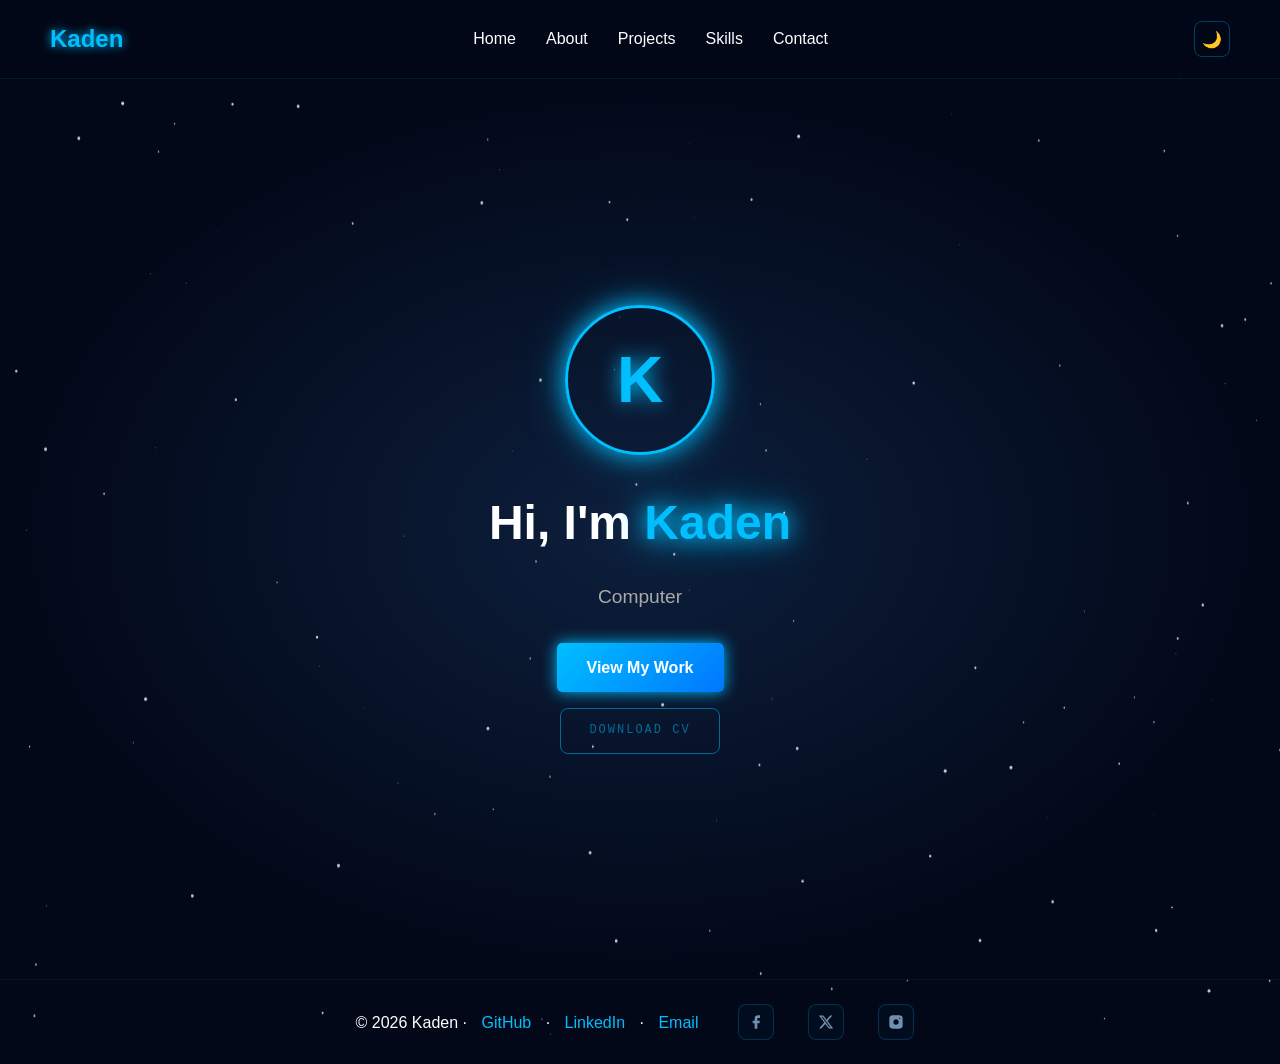
<file: index.html>
<!DOCTYPE html>
<html lang="en">
    <head> 
        <meta charset="UTF-8">
        <meta name="viewport" content="width=device-width, initial-scale=1.0">
        <title>Kade's Portfolio</title>
        <link rel="stylesheet" href="style.css">
    </head>
    <body>
        <nav>
            <div class="nav-logo">Kaden</div>
            <ul class="nav-links">
                <li><a href="index.html">Home</a></li>
                <li><a href="about.html">About</a></li>
                <li><a href="projects.html">Projects</a></li>
                <li><a href="skills.html">Skills</a></li>
                <li><a href="contact.html">Contact</a></li>
            </ul>
            <button class="theme-toggle" id="theme-toggle" title="Toggle light/dark mode">🌙</button>
        </nav>

        <section id="hero">
            <div class="avatar">
    <span>K</span>
</div>
            <h1>Hi, I'm <span class="highlight">Kaden</span></h1>
            <p>Computer Science Student, Aspiring Developer</p>
            <a href="projects.html" class="btn">View My Work</a>
            <a href="#" class="btn-resume" id="resume-btn" title="CV coming soon">Download CV</a>
        </section>
        <footer>
  <p>© 2026 Kaden · <a href="https://github.com/Kades321">GitHub</a> · <a href="https://www.linkedin.com/in/kaden-kho-925a362b1/">LinkedIn</a> · <a href="mailto:kadenkho@gmail.com">Email</a></p>
  <div class="social-links">
    <a href="https://www.facebook.com/kaden.kho.5/" target="_blank" title="Facebook" rel="noopener">
      <svg viewBox="0 0 24 24"><path d="M18 2h-3a5 5 0 0 0-5 5v3H7v4h3v8h4v-8h3l1-4h-4V7a1 1 0 0 1 1-1h3z"/></svg>
    </a>
    <a href="https://x.com/KadenKho" target="_blank" title="X / Twitter" rel="noopener">
      <svg viewBox="0 0 24 24"><path d="M18.244 2.25h3.308l-7.227 8.26 8.502 11.24H16.17l-5.214-6.817L4.99 21.75H1.68l7.73-8.835L1.254 2.25H8.08l4.713 6.231zm-1.161 17.52h1.833L7.084 4.126H5.117z"/></svg>
    </a>
    <a href="https://www.instagram.com/kaaaaades/" target="_blank" title="Instagram" rel="noopener">
      <svg viewBox="0 0 24 24"><rect x="2" y="2" width="20" height="20" rx="5" ry="5"/><path d="M16 11.37A4 4 0 1 1 12.63 8 4 4 0 0 1 16 11.37z" style="fill:#020818"/><line x1="17.5" y1="6.5" x2="17.51" y2="6.5" style="stroke:#020818;stroke-width:2;stroke-linecap:round"/></svg>
    </a>
  </div>
</footer>
        <script src="script.js"></script>
    </body>
</html>
</file>
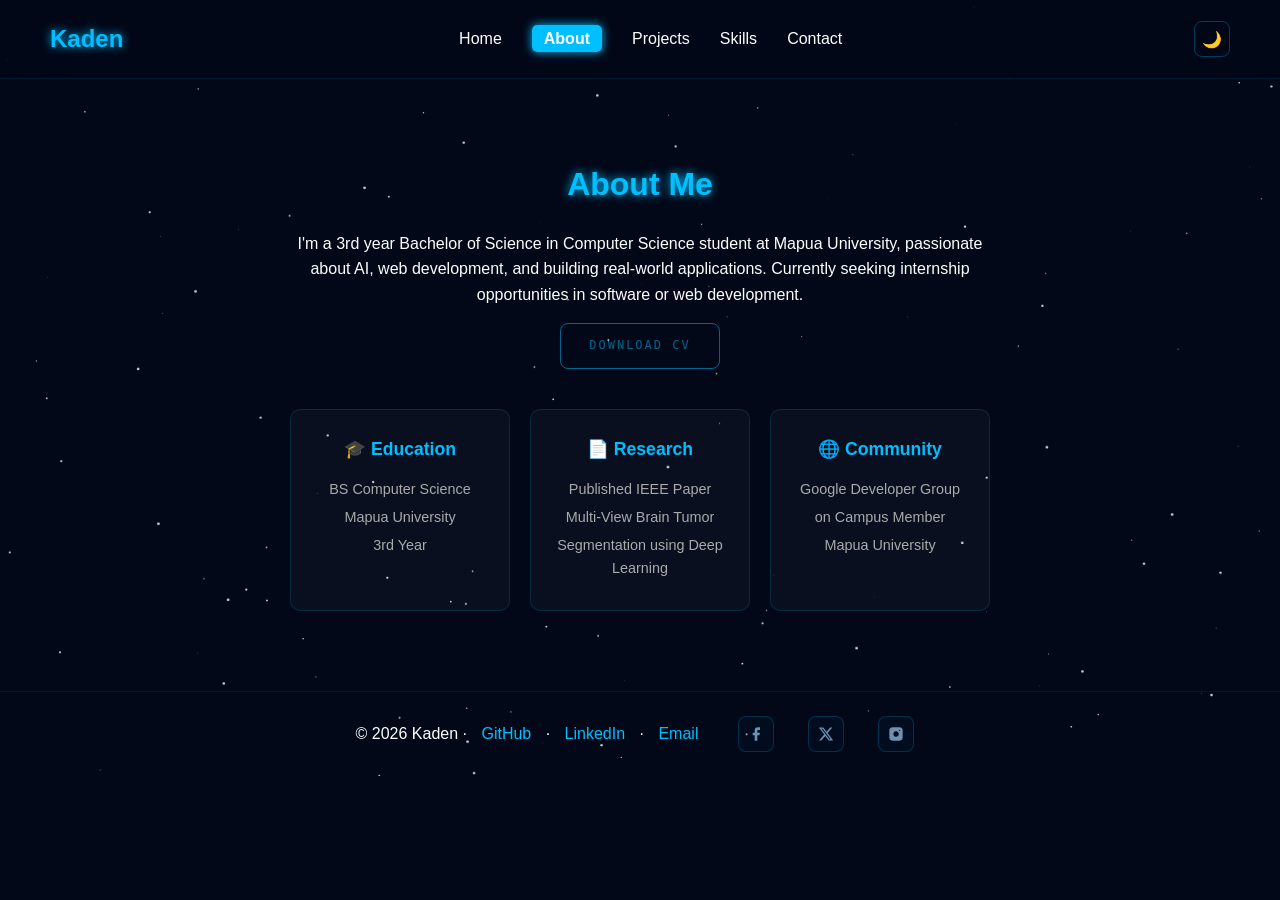
<file: about.html>
<!DOCTYPE html>
<html lang="en">
    <head>
        <meta charset="UTF-8">
        <meta name="viewport" content="width=device-width, initial-scale=1.0">
        <title>About - Kaden</title>
        <link rel="stylesheet" href="style.css">
    </head>
    <body>
        <nav>
  <div class="nav-logo">Kaden</div>
  <ul class="nav-links">
    <li><a href="index.html">Home</a></li>
    <li><a href="about.html" class="active">About</a></li>
    <li><a href="projects.html">Projects</a></li>
    <li><a href="skills.html">Skills</a></li>
    <li><a href="contact.html">Contact</a></li>
  </ul>
  <button class="theme-toggle" id="theme-toggle" title="Toggle light/dark mode">🌙</button>
</nav>

        <section id="about">
            <h2>About Me</h2>
            <p>I'm a 3rd year Bachelor of Science in Computer Science student at Mapua University, passionate about AI, web development, and building real-world applications. Currently seeking internship opportunities in software or web development.</p>
            <!-- ↓ CV button added here, right after the intro paragraph -->
            <a href="#" class="btn-resume" id="resume-btn" title="CV coming soon">Download CV</a>
            <div class="about-cards">
                <div class="about-card">
                    <h3>🎓 Education</h3>
                    <p>BS Computer Science</p>
                    <p>Mapua University</p>
                    <p>3rd Year</p>
                </div>
                <div class="about-card">
                    <h3>📄 Research</h3>
                    <p>Published IEEE Paper</p>
                    <p>Multi-View Brain Tumor</p>
                    <p>Segmentation using Deep Learning</p>
                </div>
                <div class="about-card">
                    <h3>🌐 Community</h3>
                    <p>Google Developer Group</p>
                    <p>on Campus Member</p>
                    <p>Mapua University</p>
                </div>
            </div>
        </section>

        <footer>
            <p>© 2026 Kaden · <a href="https://github.com/Kades321">GitHub</a> · <a href="https://www.linkedin.com/in/kaden-kho-925a362b1/">LinkedIn</a> · <a href="mailto:kadenkho@gmail.com">Email</a></p>
            <div class="social-links">
                <a href="https://www.facebook.com/kaden.kho.5/" target="_blank" title="Facebook" rel="noopener">
                    <svg viewBox="0 0 24 24"><path d="M18 2h-3a5 5 0 0 0-5 5v3H7v4h3v8h4v-8h3l1-4h-4V7a1 1 0 0 1 1-1h3z"/></svg>
                </a>
                <a href="https://x.com/KadenKho" target="_blank" title="X / Twitter" rel="noopener">
                    <svg viewBox="0 0 24 24"><path d="M18.244 2.25h3.308l-7.227 8.26 8.502 11.24H16.17l-5.214-6.817L4.99 21.75H1.68l7.73-8.835L1.254 2.25H8.08l4.713 6.231zm-1.161 17.52h1.833L7.084 4.126H5.117z"/></svg>
                </a>
                <a href="https://www.instagram.com/kaaaaades/" target="_blank" title="Instagram" rel="noopener">
                    <svg viewBox="0 0 24 24"><rect x="2" y="2" width="20" height="20" rx="5" ry="5"/><path d="M16 11.37A4 4 0 1 1 12.63 8 4 4 0 0 1 16 11.37z" style="fill:#020818"/><line x1="17.5" y1="6.5" x2="17.51" y2="6.5" style="stroke:#020818;stroke-width:2;stroke-linecap:round"/></svg>
                </a>
            </div>
        </footer>

        <script src="script.js"></script>
    </body>
</html>
</file>
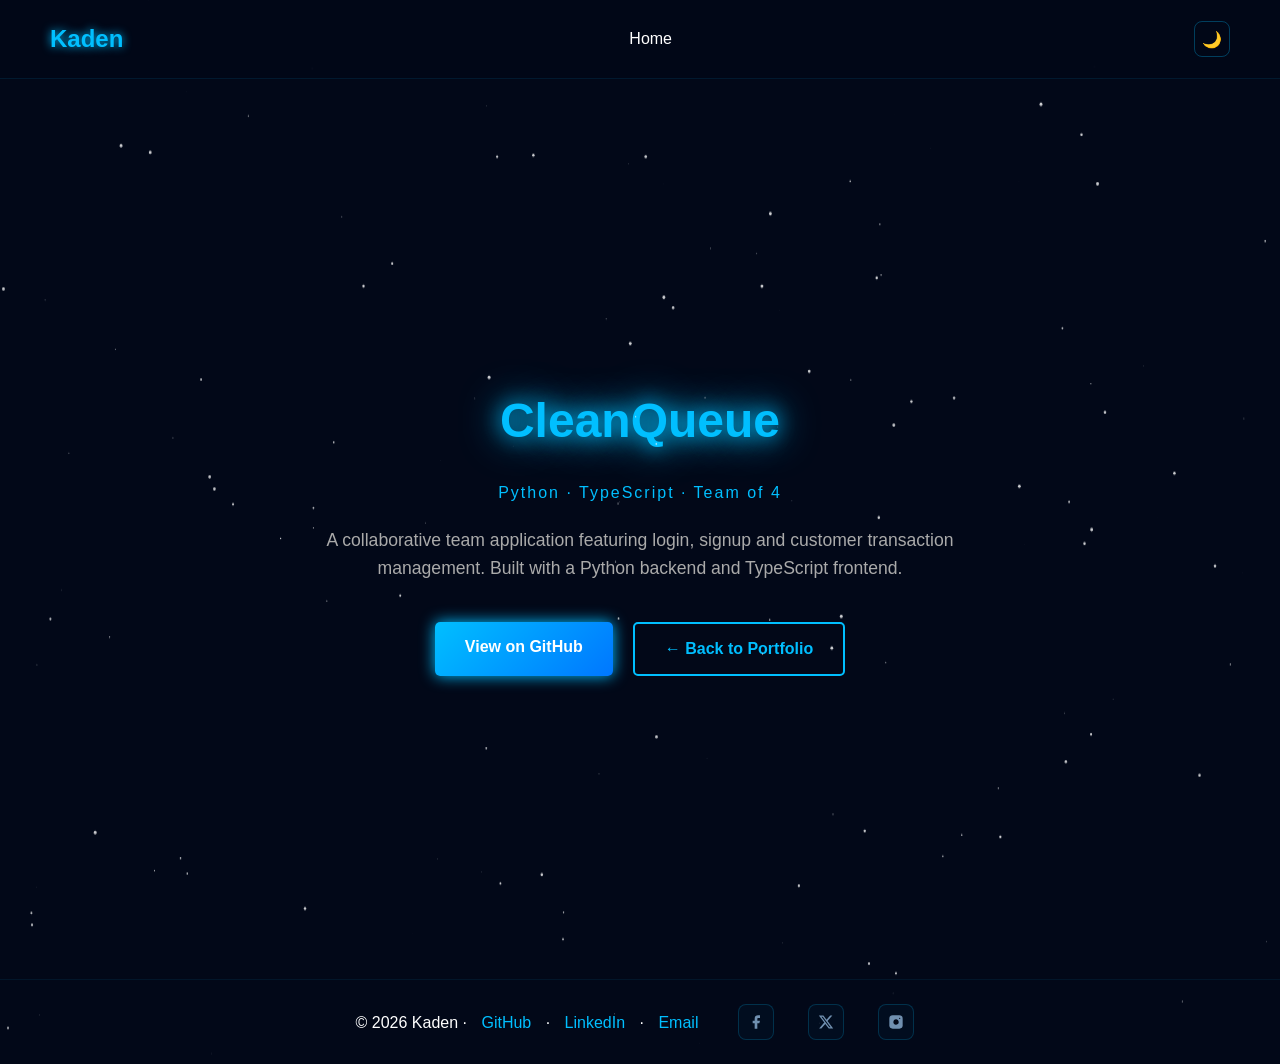
<file: cleanqueue.html>
<!DOCTYPE html>
<html lang="en">
    <head>
        <meta charset="UTF-8">
        <meta name="viewport" content="width=device-width, initial-scale=1.0">
        <title>CleanQueue</title>
        <link rel="stylesheet" href="style.css">
    </head>
    <body>
        <nav>
            <div class="nav-logo">Kaden</div>
            <ul class="nav-links">
                <li><a href="index.html">Home</a></li>
            </ul>
            <button class="theme-toggle" id="theme-toggle" title="Toggle light/dark mode">🌙</button>
        </nav>

        <section id="project-detail">
            <h1 class="highlight">CleanQueue</h1>
            <p class="project-meta">Python · TypeScript · Team of 4</p>
            <p class="project-desc">A collaborative team application featuring login, signup and customer transaction management. Built with a Python backend and TypeScript frontend.</p>
            <div class="project-links">
                <a href="https://github.com/SolDevCS/CleanQueue" target="_blank" class="btn">View on GitHub</a>
                <a href="index.html" class="btn-outline">← Back to Portfolio</a>
            </div>
        </section>
       <footer>
  <p>© 2026 Kaden · <a href="https://github.com/Kades321">GitHub</a> · <a href="https://www.linkedin.com/in/kaden-kho-925a362b1/">LinkedIn</a> · <a href="mailto:kadenkho@gmail.com">Email</a></p>
  <div class="social-links">
    <a href="https://www.facebook.com/kaden.kho.5/" target="_blank" title="Facebook" rel="noopener">
      <svg viewBox="0 0 24 24"><path d="M18 2h-3a5 5 0 0 0-5 5v3H7v4h3v8h4v-8h3l1-4h-4V7a1 1 0 0 1 1-1h3z"/></svg>
    </a>
    <a href="https://x.com/KadenKho" target="_blank" title="X / Twitter" rel="noopener">
      <svg viewBox="0 0 24 24"><path d="M18.244 2.25h3.308l-7.227 8.26 8.502 11.24H16.17l-5.214-6.817L4.99 21.75H1.68l7.73-8.835L1.254 2.25H8.08l4.713 6.231zm-1.161 17.52h1.833L7.084 4.126H5.117z"/></svg>
    </a>
    <a href="https://www.instagram.com/kaaaaades/" target="_blank" title="Instagram" rel="noopener">
      <svg viewBox="0 0 24 24"><rect x="2" y="2" width="20" height="20" rx="5" ry="5"/><path d="M16 11.37A4 4 0 1 1 12.63 8 4 4 0 0 1 16 11.37z" style="fill:#020818"/><line x1="17.5" y1="6.5" x2="17.51" y2="6.5" style="stroke:#020818;stroke-width:2;stroke-linecap:round"/></svg>
    </a>
  </div>
</footer>
        <script src="script.js"></script>
    </body>
</html>
</file>
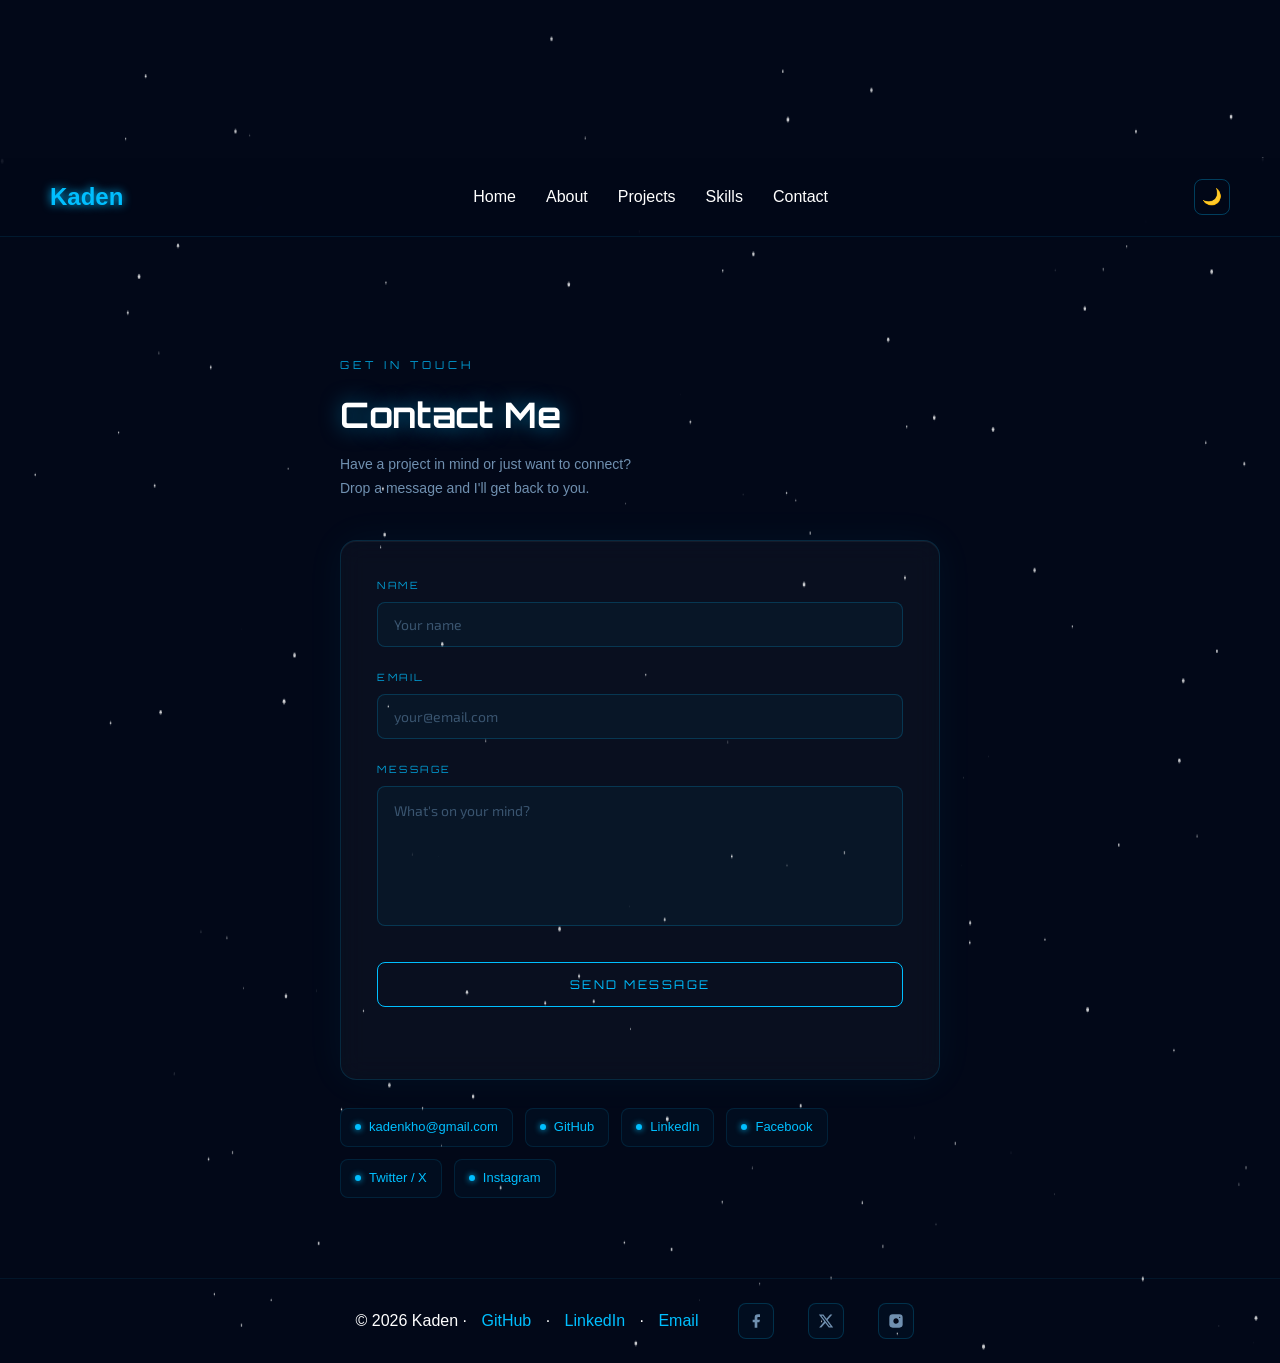
<file: contact.html>
<!DOCTYPE html>
<html lang="en">
<head>
  <meta charset="UTF-8" />
  <meta name="viewport" content="width=device-width, initial-scale=1.0" />
  <title>Contact — Kaden's Portfolio</title>
  <link rel="stylesheet" href="style.css" />
  <link href="https://fonts.googleapis.com/css2?family=Orbitron:wght@400;700&family=Exo+2:wght@300;400;500&display=swap" rel="stylesheet" />
</head>
<body>
  <canvas id="stars-canvas"></canvas>
  <nav class="navbar">
    <div class="nav-logo">Kaden</div>
    <ul class="nav-links">
      <li><a href="index.html">Home</a></li>
      <li><a href="about.html">About</a></li>
      <li><a href="projects.html">Projects</a></li>
      <li><a href="skills.html">Skills</a></li>
      <li><a href="contact.html" class="active">Contact</a></li>
    </ul>
    <button class="theme-toggle" id="theme-toggle" title="Toggle light/dark mode">🌙</button>
  </nav>

  <section class="contact-section">
    <div class="contact-wrap">
      <div class="contact-label">Get in touch</div>
      <h1>Contact Me</h1>
      <p class="contact-subtitle">Have a project in mind or just want to connect?<br>Drop a message and I'll get back to you.</p>
      <div class="glass-card">
        <form id="contact-form">
          <div class="field-group">
            <label for="name">Name</label>
            <input type="text" id="name" name="name" placeholder="Your name" required />
          </div>
          <div class="field-group">
            <label for="email">Email</label>
            <input type="email" id="email" name="email" placeholder="your@email.com" required />
          </div>
          <div class="field-group">
            <label for="message">Message</label>
            <textarea id="message" name="message" placeholder="What's on your mind?" required></textarea>
          </div>
          <button type="submit" class="submit-btn" id="send-btn">Send Message</button>
          <div class="form-status" id="form-status"></div>
        </form>
      </div>

      <!-- ↓ social chips added here, after the glass card -->
      <div class="info-row">
        <div class="info-chip"><div class="chip-dot"></div><a href="mailto:kadenkho@gmail.com">kadenkho@gmail.com</a></div>
        <div class="info-chip"><div class="chip-dot"></div><a href="https://github.com/Kades321" target="_blank">GitHub</a></div>
        <div class="info-chip"><div class="chip-dot"></div><a href="https://www.linkedin.com/in/kaden-kho-925a362b1/" target="_blank">LinkedIn</a></div>
        <div class="info-chip"><div class="chip-dot"></div><a href="https://www.facebook.com/kaden.kho.5/" target="_blank" rel="noopener">Facebook</a></div>
        <div class="info-chip"><div class="chip-dot"></div><a href="https://x.com/KadenKho" target="_blank" rel="noopener">Twitter / X</a></div>
        <div class="info-chip"><div class="chip-dot"></div><a href="https://www.instagram.com/kaaaaades/" target="_blank" rel="noopener">Instagram</a></div>
      </div>

    </div>
  </section>

  <!-- ↓ footer updated with social icons -->
 <footer>
  <p>© 2026 Kaden · <a href="https://github.com/Kades321">GitHub</a> · <a href="https://www.linkedin.com/in/kaden-kho-925a362b1/">LinkedIn</a> · <a href="mailto:kadenkho@gmail.com">Email</a></p>
  <div class="social-links">
    <a href="https://www.facebook.com/kaden.kho.5/" target="_blank" title="Facebook" rel="noopener">
      <svg viewBox="0 0 24 24"><path d="M18 2h-3a5 5 0 0 0-5 5v3H7v4h3v8h4v-8h3l1-4h-4V7a1 1 0 0 1 1-1h3z"/></svg>
    </a>
    <a href="https://x.com/KadenKho" target="_blank" title="X / Twitter" rel="noopener">
      <svg viewBox="0 0 24 24"><path d="M18.244 2.25h3.308l-7.227 8.26 8.502 11.24H16.17l-5.214-6.817L4.99 21.75H1.68l7.73-8.835L1.254 2.25H8.08l4.713 6.231zm-1.161 17.52h1.833L7.084 4.126H5.117z"/></svg>
    </a>
    <a href="https://www.instagram.com/kaaaaades/" target="_blank" title="Instagram" rel="noopener">
      <svg viewBox="0 0 24 24"><rect x="2" y="2" width="20" height="20" rx="5" ry="5"/><path d="M16 11.37A4 4 0 1 1 12.63 8 4 4 0 0 1 16 11.37z" style="fill:#020818"/><line x1="17.5" y1="6.5" x2="17.51" y2="6.5" style="stroke:#020818;stroke-width:2;stroke-linecap:round"/></svg>
    </a>
  </div>
</footer>

  <script src="script.js"></script>
  <script>
    const form = document.getElementById('contact-form');
    const btn = document.getElementById('send-btn');
    const statusEl = document.getElementById('form-status');

    form.addEventListener('submit', async function (e) {
      e.preventDefault();
      btn.disabled = true;
      btn.textContent = 'Sending...';
      statusEl.textContent = '';
      statusEl.className = 'form-status';
      try {
        const res = await fetch('https://formspree.io/f/YOUR_FORM_ID', {
          method: 'POST',
          headers: { 'Content-Type': 'application/json', 'Accept': 'application/json' },
          body: JSON.stringify({
            name: document.getElementById('name').value,
            email: document.getElementById('email').value,
            message: document.getElementById('message').value,
          }),
        });
        if (res.ok) {
          statusEl.textContent = "✓ Message sent! I'll get back to you soon.";
          statusEl.className = 'form-status success';
          form.reset();
        } else { throw new Error(); }
      } catch {
        statusEl.textContent = '✗ Something went wrong. Try emailing me directly.';
        statusEl.className = 'form-status error';
      }
      btn.disabled = false;
      btn.textContent = 'Send Message';
    });
  </script>
</body>
</html>
</file>
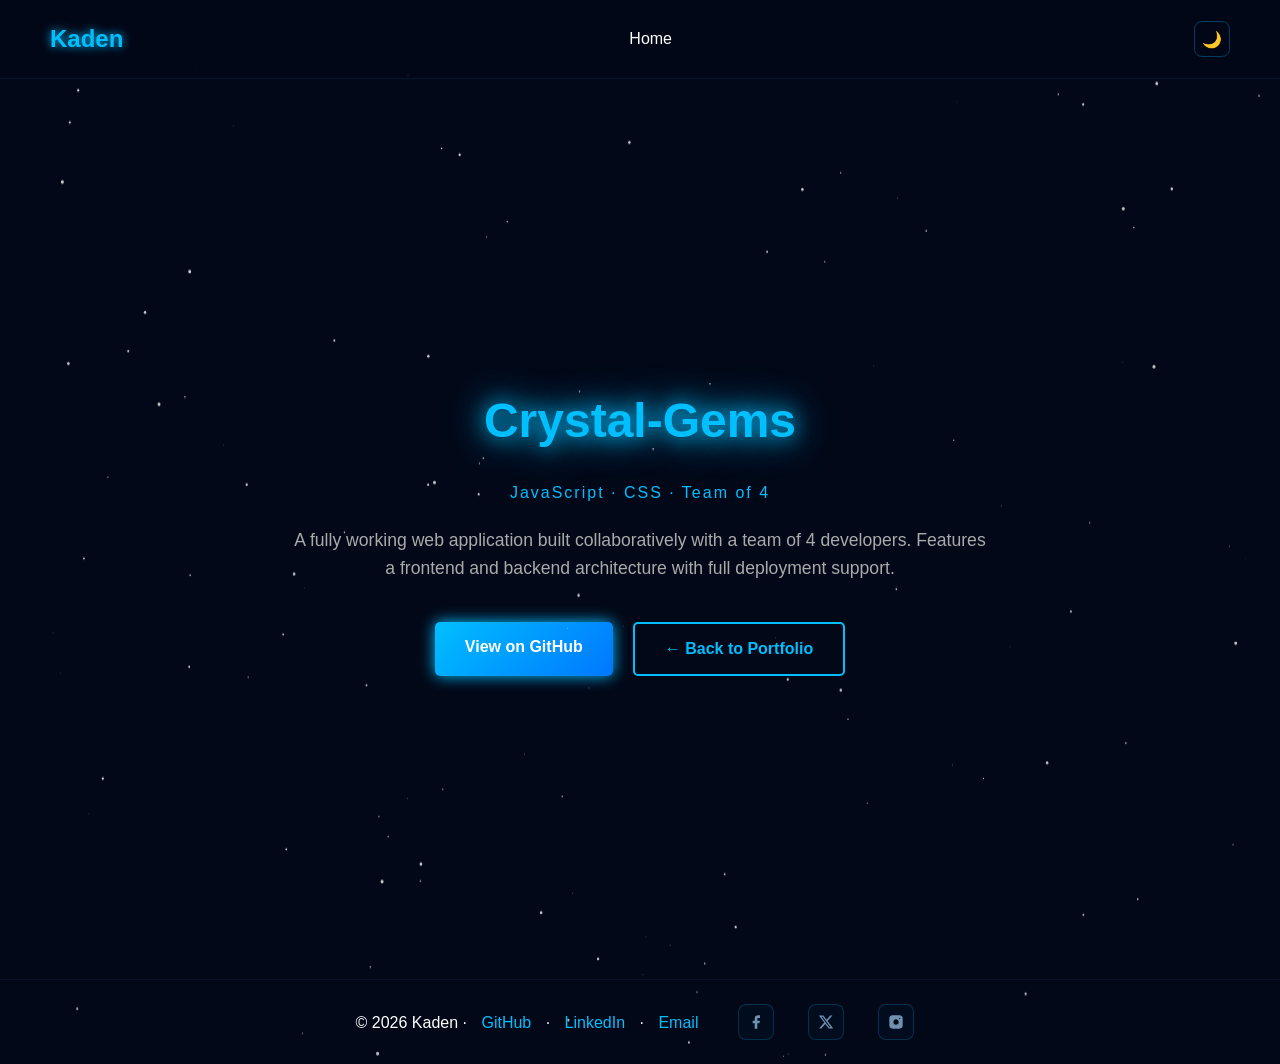
<file: crystal-gems.html>
<!DOCTYPE html>
<html lang="en">
    <head>
        <meta charset="UTF-8">
        <meta name="viewport" content="width=device-width, initial-scale=1.0">
        <title>Crystal-Gems</title>
        <link rel="stylesheet" href="style.css">
    </head>
    <body>
        <nav>
            <div class="nav-logo">Kaden</div>
            <ul class="nav-links">
                <li><a href="index.html">Home</a></li>
            </ul>
            <button class="theme-toggle" id="theme-toggle" title="Toggle light/dark mode">🌙</button>
        </nav>

        <section id="project-detail">
            <h1 class="highlight">Crystal-Gems</h1>
            <p class="project-meta">JavaScript · CSS · Team of 4</p>
            <p class="project-desc">A fully working web application built collaboratively with a team of 4 developers. Features a frontend and backend architecture with full deployment support.</p>
            <div class="project-links">
                <a href="https://github.com/Kades321/Crystal-Gems" target="_blank" class="btn">View on GitHub</a>
                <a href="index.html" class="btn-outline">← Back to Portfolio</a>
            </div>
        </section>
       <footer>
  <p>© 2026 Kaden · <a href="https://github.com/Kades321">GitHub</a> · <a href="https://www.linkedin.com/in/kaden-kho-925a362b1/">LinkedIn</a> · <a href="mailto:kadenkho@gmail.com">Email</a></p>
  <div class="social-links">
    <a href="https://www.facebook.com/kaden.kho.5/" target="_blank" title="Facebook" rel="noopener">
      <svg viewBox="0 0 24 24"><path d="M18 2h-3a5 5 0 0 0-5 5v3H7v4h3v8h4v-8h3l1-4h-4V7a1 1 0 0 1 1-1h3z"/></svg>
    </a>
    <a href="https://x.com/KadenKho" target="_blank" title="X / Twitter" rel="noopener">
      <svg viewBox="0 0 24 24"><path d="M18.244 2.25h3.308l-7.227 8.26 8.502 11.24H16.17l-5.214-6.817L4.99 21.75H1.68l7.73-8.835L1.254 2.25H8.08l4.713 6.231zm-1.161 17.52h1.833L7.084 4.126H5.117z"/></svg>
    </a>
    <a href="https://www.instagram.com/kaaaaades/" target="_blank" title="Instagram" rel="noopener">
      <svg viewBox="0 0 24 24"><rect x="2" y="2" width="20" height="20" rx="5" ry="5"/><path d="M16 11.37A4 4 0 1 1 12.63 8 4 4 0 0 1 16 11.37z" style="fill:#020818"/><line x1="17.5" y1="6.5" x2="17.51" y2="6.5" style="stroke:#020818;stroke-width:2;stroke-linecap:round"/></svg>
    </a>
  </div>
</footer>
        <script src="script.js"></script>
    </body>
</html>
</file>
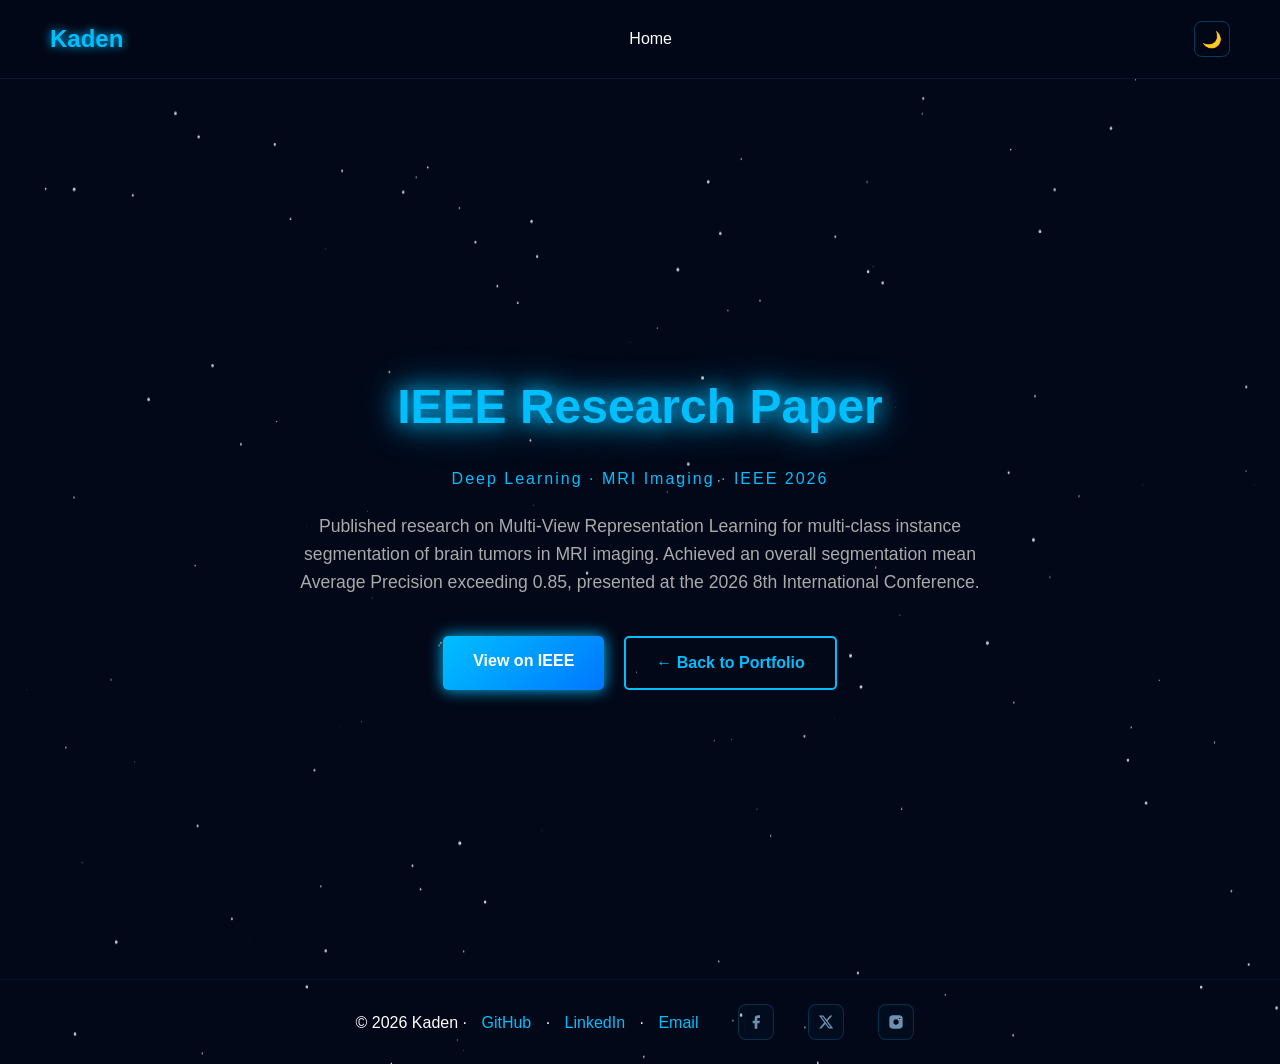
<file: ieee-paper.html>
<!DOCTYPE html>
<html lang="en">
    <head>
        <meta charset="UTF-8">
        <meta name="viewport" content="width=device-width, initial-scale=1.0">
        <title>IEEE Research Paper</title>
        <link rel="stylesheet" href="style.css">
    </head>
    <body>
        <nav>
            <div class="nav-logo">Kaden</div>
            <ul class="nav-links">
                <li><a href="index.html">Home</a></li>
            </ul>
            <button class="theme-toggle" id="theme-toggle" title="Toggle light/dark mode">🌙</button>
        </nav>

        <section id="project-detail">
            <h1 class="highlight">IEEE Research Paper</h1>
            <p class="project-meta">Deep Learning · MRI Imaging · IEEE 2026</p>
            <p class="project-desc">Published research on Multi-View Representation Learning for multi-class instance segmentation of brain tumors in MRI imaging. Achieved an overall segmentation mean Average Precision exceeding 0.85, presented at the 2026 8th International Conference.</p>
            <div class="project-links">
                <a href="https://ieeexplore.ieee.org/document/11453982" target="_blank" class="btn">View on IEEE</a>
                <a href="index.html" class="btn-outline">← Back to Portfolio</a>
            </div>
        </section>
     <footer>
  <p>© 2026 Kaden · <a href="https://github.com/Kades321">GitHub</a> · <a href="https://www.linkedin.com/in/kaden-kho-925a362b1/">LinkedIn</a> · <a href="mailto:kadenkho@gmail.com">Email</a></p>
  <div class="social-links">
    <a href="https://www.facebook.com/kaden.kho.5/" target="_blank" title="Facebook" rel="noopener">
      <svg viewBox="0 0 24 24"><path d="M18 2h-3a5 5 0 0 0-5 5v3H7v4h3v8h4v-8h3l1-4h-4V7a1 1 0 0 1 1-1h3z"/></svg>
    </a>
    <a href="https://x.com/KadenKho" target="_blank" title="X / Twitter" rel="noopener">
      <svg viewBox="0 0 24 24"><path d="M18.244 2.25h3.308l-7.227 8.26 8.502 11.24H16.17l-5.214-6.817L4.99 21.75H1.68l7.73-8.835L1.254 2.25H8.08l4.713 6.231zm-1.161 17.52h1.833L7.084 4.126H5.117z"/></svg>
    </a>
    <a href="https://www.instagram.com/kaaaaades/" target="_blank" title="Instagram" rel="noopener">
      <svg viewBox="0 0 24 24"><rect x="2" y="2" width="20" height="20" rx="5" ry="5"/><path d="M16 11.37A4 4 0 1 1 12.63 8 4 4 0 0 1 16 11.37z" style="fill:#020818"/><line x1="17.5" y1="6.5" x2="17.51" y2="6.5" style="stroke:#020818;stroke-width:2;stroke-linecap:round"/></svg>
    </a>
  </div>
</footer>
        <script src="script.js"></script>
    </body>
</html>
</file>
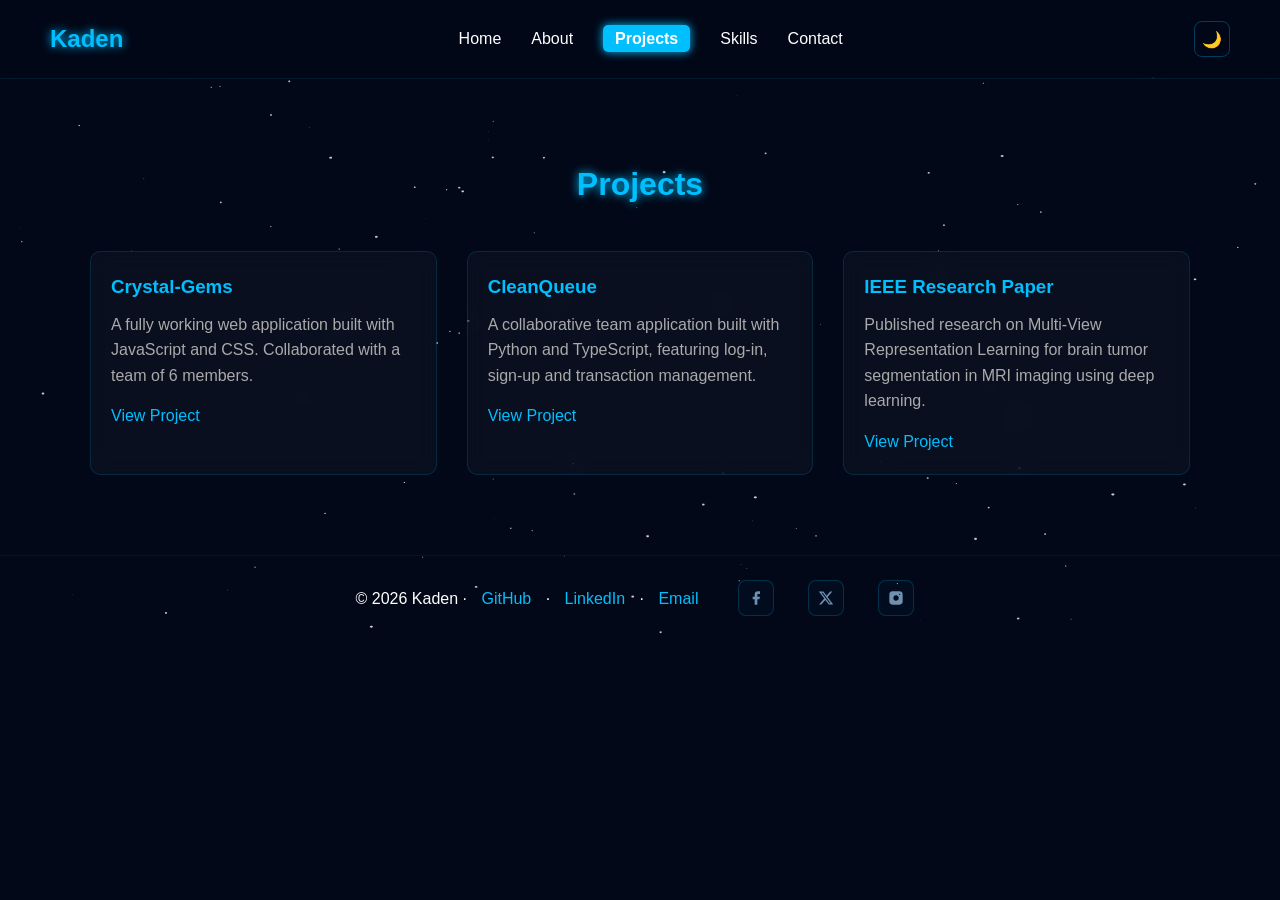
<file: projects.html>
<!DOCTYPE html>
<html lang="en">
    <head>
        <meta charset="UTF-8">
        <meta name="viewport" content="width=device-width, initial-scale=1.0">
        <title>Projects - Kaden</title>
        <link rel="stylesheet" href="style.css">
    </head>
    <body>
        <nav>
            <div class="nav-logo">Kaden</div>
            <ul class="nav-links">
                <li><a href="index.html">Home</a></li>
                <li><a href="about.html">About</a></li>
                <li><a href="projects.html" class="active">Projects</a></li>
                <li><a href="skills.html">Skills</a></li>
                <li><a href="contact.html">Contact</a></li>
            </ul>
            <button class="theme-toggle" id="theme-toggle" title="Toggle light/dark mode">🌙</button>
        </nav>

        <section id="projects">
            <h2>Projects</h2>
            <div class="projects-grid">
                <div class="card">
                    <h3>Crystal-Gems</h3>
                    <p>A fully working web application built with JavaScript and CSS. Collaborated with a team of 6 members.</p>
                    <a href="crystal-gems.html">View Project</a>
                </div>
                <div class="card">
                    <h3>CleanQueue</h3>
                    <p>A collaborative team application built with Python and TypeScript, featuring log-in, sign-up and transaction management.</p>
                    <a href="cleanqueue.html">View Project</a>
                </div>
                <div class="card">
                    <h3>IEEE Research Paper</h3>
                    <p>Published research on Multi-View Representation Learning for brain tumor segmentation in MRI imaging using deep learning.</p>
                    <a href="ieee-paper.html">View Project</a>
                </div>
            </div>
        </section>
      <footer>
  <p>© 2026 Kaden · <a href="https://github.com/Kades321">GitHub</a> · <a href="https://www.linkedin.com/in/kaden-kho-925a362b1/">LinkedIn</a> · <a href="mailto:kadenkho@gmail.com">Email</a></p>
  <div class="social-links">
    <a href="https://www.facebook.com/kaden.kho.5/" target="_blank" title="Facebook" rel="noopener">
      <svg viewBox="0 0 24 24"><path d="M18 2h-3a5 5 0 0 0-5 5v3H7v4h3v8h4v-8h3l1-4h-4V7a1 1 0 0 1 1-1h3z"/></svg>
    </a>
    <a href="https://x.com/KadenKho" target="_blank" title="X / Twitter" rel="noopener">
      <svg viewBox="0 0 24 24"><path d="M18.244 2.25h3.308l-7.227 8.26 8.502 11.24H16.17l-5.214-6.817L4.99 21.75H1.68l7.73-8.835L1.254 2.25H8.08l4.713 6.231zm-1.161 17.52h1.833L7.084 4.126H5.117z"/></svg>
    </a>
    <a href="https://www.instagram.com/kaaaaades/" target="_blank" title="Instagram" rel="noopener">
      <svg viewBox="0 0 24 24"><rect x="2" y="2" width="20" height="20" rx="5" ry="5"/><path d="M16 11.37A4 4 0 1 1 12.63 8 4 4 0 0 1 16 11.37z" style="fill:#020818"/><line x1="17.5" y1="6.5" x2="17.51" y2="6.5" style="stroke:#020818;stroke-width:2;stroke-linecap:round"/></svg>
    </a>
  </div>
</footer>
        <script src="script.js"></script>
    </body>
</html>
</file>
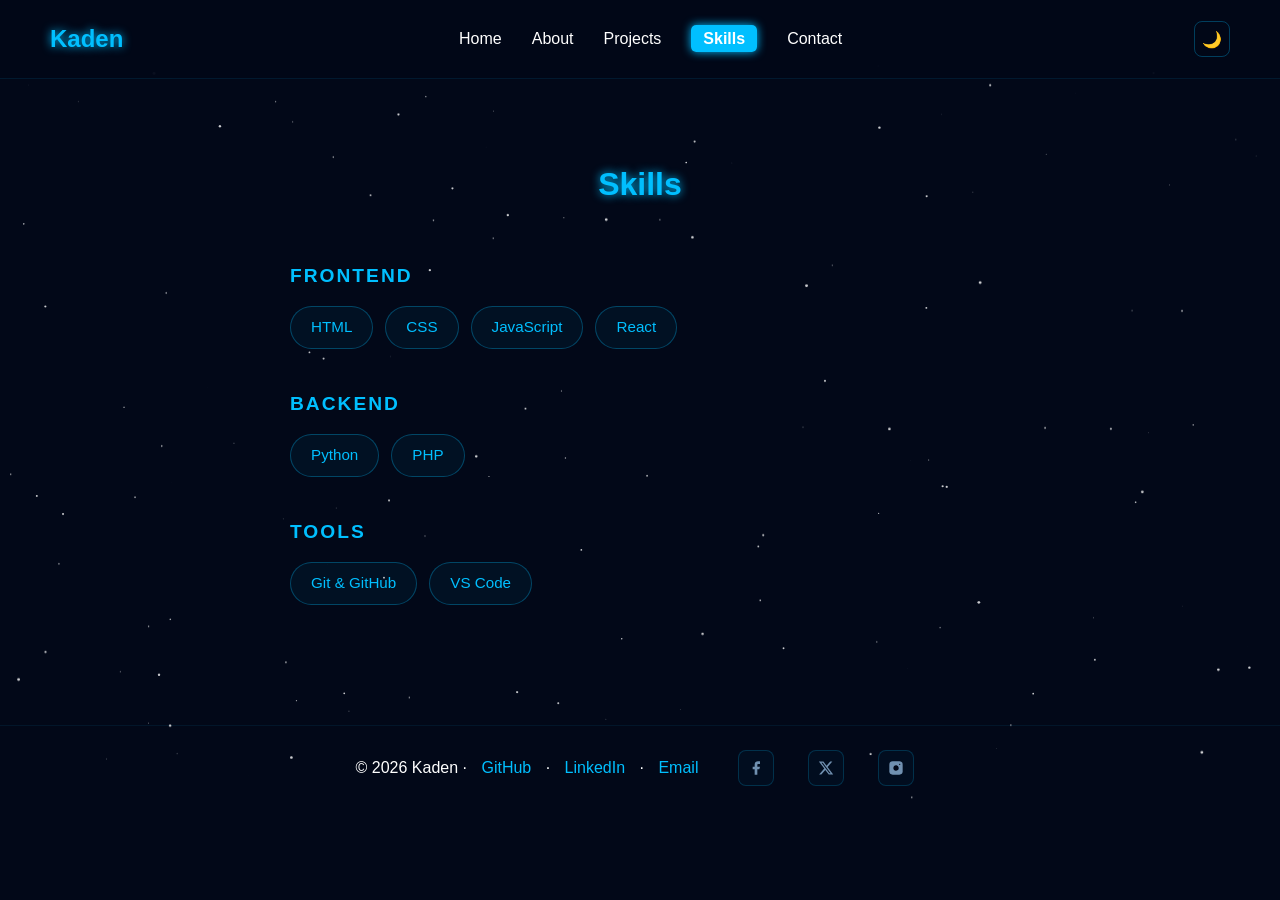
<file: skills.html>
<!DOCTYPE html>
<html lang="en">
    <head>
        <meta charset="UTF-8">
        <meta name="viewport" content="width=device-width, initial-scale=1.0">
        <title>Skills - Kaden</title>
        <link rel="stylesheet" href="style.css">
    </head>
    <body>
        <nav>
            <div class="nav-logo">Kaden</div>
            <ul class="nav-links">
                <li><a href="index.html">Home</a></li>
                <li><a href="about.html">About</a></li>
                <li><a href="projects.html">Projects</a></li>
                <li><a href="skills.html" class="active">Skills</a></li>
                <li><a href="contact.html">Contact</a></li>
            </ul>
            <button class="theme-toggle" id="theme-toggle" title="Toggle light/dark mode">🌙</button>
        </nav>

        <section id="skills">
    <h2>Skills</h2>

    <div class="skills-category">
        <h3>Frontend</h3>
        <div class="skills-list">
            <span>HTML</span>
            <span>CSS</span>
            <span>JavaScript</span>
            <span>React</span>
        </div>
    </div>

    <div class="skills-category">
        <h3>Backend</h3>
        <div class="skills-list">
            <span>Python</span>
            <span>PHP</span>
        </div>
    </div>

    <div class="skills-category">
        <h3>Tools</h3>
        <div class="skills-list">
            <span>Git & GitHub</span>
            <span>VS Code</span>
        </div>
    </div>
</section>
       <footer>
  <p>© 2026 Kaden · <a href="https://github.com/Kades321">GitHub</a> · <a href="https://www.linkedin.com/in/kaden-kho-925a362b1/">LinkedIn</a> · <a href="mailto:kadenkho@gmail.com">Email</a></p>
  <div class="social-links">
    <a href="https://www.facebook.com/kaden.kho.5/" target="_blank" title="Facebook" rel="noopener">
      <svg viewBox="0 0 24 24"><path d="M18 2h-3a5 5 0 0 0-5 5v3H7v4h3v8h4v-8h3l1-4h-4V7a1 1 0 0 1 1-1h3z"/></svg>
    </a>
    <a href="https://x.com/KadenKho" target="_blank" title="X / Twitter" rel="noopener">
      <svg viewBox="0 0 24 24"><path d="M18.244 2.25h3.308l-7.227 8.26 8.502 11.24H16.17l-5.214-6.817L4.99 21.75H1.68l7.73-8.835L1.254 2.25H8.08l4.713 6.231zm-1.161 17.52h1.833L7.084 4.126H5.117z"/></svg>
    </a>
    <a href="https://www.instagram.com/kaaaaades/" target="_blank" title="Instagram" rel="noopener">
      <svg viewBox="0 0 24 24"><rect x="2" y="2" width="20" height="20" rx="5" ry="5"/><path d="M16 11.37A4 4 0 1 1 12.63 8 4 4 0 0 1 16 11.37z" style="fill:#020818"/><line x1="17.5" y1="6.5" x2="17.51" y2="6.5" style="stroke:#020818;stroke-width:2;stroke-linecap:round"/></svg>
    </a>
  </div>
</footer>
        <script src="script.js"></script>
    </body>
</html>
</file>
<file: style.css>
*{
    margin: 0;
    padding: 0;
    box-sizing: border-box;
}

body {
    font-family: 'Segoe UI', Tahoma, Geneva, Verdana, sans-serif;
    background-color: #020818;
    color: #fff;
    line-height: 1.6;
}

/* Navigation */
nav{ 
    display: flex;
    justify-content: space-between;
    align-items: center;
    padding: 20px 50px;
    position: sticky;
    top: 0;
    backdrop-filter: blur(10px);
    z-index: 1000;
    background: rgba(2, 8, 24, 0.85);
    border-bottom: 1px solid rgba(0, 191, 255, 0.1);
}

.nav-logo {
    font-size: 1.5rem;
    font-weight: bold;
    color: #00bfff;
    text-shadow: 0 0 10px #00bfff;
}

.nav-links {
    list-style: none;
    display: flex;
    gap: 30px;
}

.nav-links a {
    text-decoration: none;
    color: #ffffff;
    font-size: 1rem;
    transition: color 0.3s;
}

.nav-links a:hover {
    color: #00bfff;
    text-shadow: 0 0 8px #00bfff;
}

/* Active nav Link */
.nav-links a.active {
    color:#ffffff;
    font-weight: bold;
    background-color: #00bfff;
    padding: 5px 12px;
    border-radius: 5px;
    box-shadow: 0 0 10px #00bfff;
    position: relative;
    z-index: 1001;
}

/* Hero Section */
#hero {
    display: flex;
    flex-direction: column;
    justify-content: center;
    align-items: center;
    height: 100vh;
    text-align: center;
    padding: 0 20px;
    background: radial-gradient(ellipse at center, #0d1f3c 0%, #020818 70%);
    position: relative;
    overflow: hidden;
}

#hero h1 {
    font-size: 3rem;
    margin-bottom: 20px;
    animation: fadeInUp 0.8s ease 0s forwards;
}

.highlight {
    color: #00bfff;
    text-shadow: 0 0 20px #00bfff, 0 0 40px #00bfff;
}

#hero p {
    font-size: 1.2rem;
    color: #aaaaaa;
    margin-bottom: 30px;
    animation: fadeInUp 0.8s ease 0.3s forwards;
    opacity: 0;
}

.btn{
    padding: 12px 30px;
   background: linear-gradient(135deg, #00bfff, #0077ff);
    color:#fff;
    text-decoration: none;
    border-radius: 5px;
    font-weight: bold;
    box-shadow: 0 0 15px #00bfff;
    transition: box-shadow 0.3s;
    animation: fadeInUp 0.8s ease 0.6s forwards;
    opacity: 0;
}

.btn:hover {
    box-shadow: 0 0 30px #00bfff;
}

/* About */
#about {
    padding: 80px 50px;
    text-align: center;
    max-width: 800px;
    margin: 0 auto;
}

#about h2 {
    font-size: 2rem;
    margin-bottom: 20px;
    color:#00bfff;
    text-shadow: 0 0 10px #00bfff;
}

/*Projects*/
#projects {
    padding: 80px 50px;
    text-align: center;
}

#projects h2 {
    font-size: 2rem;
    margin-bottom: 40px;
    color:#00bfff;
    text-shadow: 0 0 10px #00bfff;
}

.projects-grid {
    display: grid;
    grid-template-columns: repeat(3, 1fr);
    gap: 30px;
    max-width: 1100px;
    margin: 0 auto;
    margin-top: 20px;
}

.card{
    background: rgba(255, 255, 255, 0.03);
    backdrop-filter: blur(10px);
    padding: 20px;
    border-radius: 10px;
    text-align: left;
    border: 1px solid rgba(0, 191, 255, 0.15);
    transition: transform 0.3s, box-shadow 0.3s;
    position: relative;
    z-index: 1;
}

.card:hover{
    transform: translateY(-8px);
    box-shadow: 0 0 25px rgba(0, 191, 255, 0.3);
}

.card h3 {
    margin-bottom: 10px;
    color:#00bfff
}

.card p {
    color: #aaaaaa;
    margin-bottom: 15px;
}

.card a {
    text-decoration: none;
    color: #00bfff;
}

/* Contact */
#contact {
    padding: 80px 50px;
    text-align: center;
}

#contact h2 {
    font-size: 2rem;
    margin-bottom: 20px;
    color:#00bfff;
    text-shadow: 0 0 10px #00bfff;
}

#contact p {
    color: #aaaaaa;
    margin-bottom: 30px;
}

.contact-links {
    display: flex;
    gap: 20px;
    justify-content: center;
    flex-wrap: wrap;
}

/* Animations */
@keyframes fadeInUp {
    from {
        opacity: 0;
        transform: translateY(30px);
    }
    to {
        opacity: 1;
        transform: translateY(0);
    }
}

/* Project Detail Page */
#project-detail {
    min-height: 100vh;
    display: flex;
    flex-direction: column;
    justify-content: center;
    align-items: center;
    text-align: center;
    padding: 80px 50px;
}

#project-detail h1 {
    font-size: 3rem;
    margin-bottom: 20px;
}

.project-meta {
    color: #00bfff;
    font-size: 1rem;
    margin-bottom: 20px;
    letter-spacing: 2px;
}

.project-desc {
    color: #aaaaaa;
    font-size: 1.1rem;
    max-width: 700px;
    margin-bottom: 40px;
}

.project-links {
    display: flex;
    gap: 20px;
}

.btn-outline {
    padding: 12px 30px;
    border: 2px solid #00bfff;
    color: #00bfff;
    text-decoration: none;
    border-radius: 5px;
    font-weight: bold;
    transition: all 0.3s;
}

.btn-outline:hover {
    background-color: #00bfff;
    color: #0a0a0a;
}

/* Skills */
#skills {
    padding: 80px 50px;
    max-width: 800px;
    margin: 0 auto;
    text-align: center;
}

#skills h2 {
    font-size: 2rem;
    margin-bottom: 50px;
    color: #00bfff;
    text-shadow: 0 0 10px #00bfff;
}

.skills-category {
    margin-bottom: 40px;
    text-align: left;
}

.skills-category h3 {
    color: #00bfff;
    font-size: 1.2rem;
    margin-bottom: 15px;
    text-transform: uppercase;
    letter-spacing: 2px;
}

.skills-list {
    display: flex;
    flex-wrap: wrap;
    gap: 12px;
}

.skills-list span {
    background: rgba(0, 191, 255, 0.05);
    padding: 8px 20px;
    border-radius: 25px;
    color: #00bfff;
    font-size: 0.95rem;
    border: 1px solid rgba(0, 191, 255, 0.3);
    transition: box-shadow 0.3s;
}

.skills-list span:hover {
    box-shadow: 0 0 15px rgba(0, 191, 255, 0.5);
}

/* Footer */
footer {
  display: flex;
  align-items: center;
  justify-content: center;
  gap: 20px;
  flex-wrap: wrap;
  padding: 24px 40px;
  border-top: 1px solid rgba(0,191,255,0.08);
}

footer a {
    color: #00bfff;
    text-decoration: none;
    margin: 0 10px;
}

footer a:hover {
    text-shadow: 0 0 8px #00bfff;
}

footer p{
    margin: 0;
}

/* About Cards */
.about-cards {
    display: grid;
    grid-template-columns: repeat(3, 1fr);
    gap: 20px;
    margin-top: 40px;
}

.about-card {
    background: rgba(255, 255, 255, 0.03);
    border: 1px solid rgba(0, 191, 255, 0.15);
    border-radius: 10px;
    padding: 25px;
    text-align: center;
    transition: box-shadow 0.3s;
}

.about-card:hover {
    box-shadow: 0 0 20px rgba(0, 191, 255, 0.2);
}

.about-card h3 {
    color: #00bfff;
    margin-bottom: 15px;
    font-size: 1.1rem;
}

.about-card p {
    color: #aaaaaa;
    font-size: 0.9rem;
    margin-bottom: 5px;
}

/* Avatar */
.avatar {
    width: 150px;
    height: 150px;
    border-radius: 50%;
    border: 3px solid #00bfff;
    box-shadow: 0 0 25px #00bfff, 0 0 50px rgba(0, 191, 255, 0.3);
    display: flex;
    align-items: center;
    justify-content: center;
    margin-bottom: 30px;
    animation: fadeInUp 0.8s ease 0s forwards;
}

.avatar span {
    font-size: 4rem;
    font-weight: bold;
    color: #00bfff;
    text-shadow: 0 0 20px #00bfff;
}

/* Page Transition */
body {
    animation: pageFadeIn 0.5s ease forwards;
}

@keyframes pageFadeIn {
    from {
        opacity: 0;
        transform: translateY(10px);
    }
    to {
        opacity: 1;
        transform: translateY(0);
    }
}

/* ── Contact Page ── */
.contact-section {
  min-height: 100vh;
  display: flex;
  flex-direction: column;
  align-items: center;
  justify-content: center;
  padding: 120px 20px 80px;
}

.contact-wrap { width: 100%; max-width: 600px; }

.contact-label {
  font-family: 'Orbitron', monospace;
  font-size: 11px;
  letter-spacing: 4px;
  color: #00bfff;
  text-transform: uppercase;
  margin-bottom: 12px;
  opacity: 0.8;
}

.contact-section h1 {
  font-family: 'Orbitron', monospace;
  font-size: 2.2rem;
  color: #fff;
  margin-bottom: 10px;
  text-shadow: 0 0 20px rgba(0,191,255,0.5);
}

.contact-subtitle {
  font-size: 14px;
  color: #7090b0;
  margin-bottom: 40px;
  line-height: 1.7;
}

.glass-card {
  background: rgba(255,255,255,0.03);
  border: 1px solid rgba(0,191,255,0.15);
  border-radius: 16px;
  padding: 36px;
  backdrop-filter: blur(12px);
  box-shadow: 0 0 40px rgba(0,191,255,0.05), inset 0 1px 0 rgba(255,255,255,0.05);
}

.field-group { margin-bottom: 22px; }

.field-group label {
  display: block;
  font-family: 'Orbitron', monospace;
  font-size: 10px;
  letter-spacing: 2.5px;
  text-transform: uppercase;
  color: #00bfff;
  margin-bottom: 9px;
  opacity: 0.8;
}

.field-group input,
.field-group textarea {
  width: 100%;
  background: rgba(0,191,255,0.04);
  border: 1px solid rgba(0,191,255,0.2);
  border-radius: 8px;
  padding: 13px 16px;
  color: #e0eaff;
  font-family: 'Exo 2', sans-serif;
  font-size: 14px;
  outline: none;
  transition: border-color 0.2s, box-shadow 0.2s, background 0.2s;
  resize: none;
}

.field-group input::placeholder,
.field-group textarea::placeholder { color: #3a5570; }

.field-group input:focus,
.field-group textarea:focus {
  border-color: rgba(0,191,255,0.6);
  background: rgba(0,191,255,0.07);
  box-shadow: 0 0 16px rgba(0,191,255,0.1);
}

.field-group textarea { height: 140px; line-height: 1.6; }

.submit-btn {
  width: 100%;
  padding: 14px;
  background: transparent;
  border: 1px solid #00bfff;
  border-radius: 8px;
  color: #00bfff;
  font-family: 'Orbitron', monospace;
  font-size: 12px;
  letter-spacing: 2.5px;
  text-transform: uppercase;
  cursor: pointer;
  transition: background 0.2s, box-shadow 0.2s, color 0.2s;
  margin-top: 6px;
}

.submit-btn:hover {
  background: rgba(0,191,255,0.1);
  box-shadow: 0 0 24px rgba(0,191,255,0.3), inset 0 0 24px rgba(0,191,255,0.05);
  color: #fff;
}

.submit-btn:active { transform: scale(0.98); }
.submit-btn:disabled { opacity: 0.5; cursor: not-allowed; }

.form-status {
  text-align: center;
  font-size: 13px;
  margin-top: 16px;
  min-height: 20px;
  letter-spacing: 1px;
}

.form-status.success { color: #00ffaa; }
.form-status.error { color: #ff6b6b; }

.info-row {
  display: flex;
  gap: 12px;
  margin-top: 28px;
  flex-wrap: wrap;
}

.info-chip {
  display: flex;
  align-items: center;
  gap: 8px;
  font-size: 13px;
  color: #7090b0;
  padding: 8px 14px;
  border: 1px solid rgba(0,191,255,0.12);
  border-radius: 8px;
  background: rgba(0,191,255,0.03);
  transition: border-color 0.2s, background 0.2s;
}

.info-chip:hover {
  border-color: rgba(0,191,255,0.3);
  background: rgba(0,191,255,0.06);
}

.info-chip a { color: #00bfff; text-decoration: none; }
.info-chip a:hover { text-decoration: underline; }

.chip-dot {
  width: 6px;
  height: 6px;
  border-radius: 50%;
  background: #00bfff;
  box-shadow: 0 0 6px #00bfff;
  flex-shrink: 0;
}

/* ── Social Icons ── */
.social-links {
  display: flex;
  gap: 14px;
  align-items: center;
}

.social-links a {
  display: flex;
  align-items: center;
  justify-content: center;
  width: 36px;
  height: 36px;
  border: 1px solid rgba(0,191,255,0.2);
  border-radius: 8px;
  background: rgba(0,191,255,0.03);
  color: #7090b0;
  transition: border-color 0.2s, background 0.2s, color 0.2s, box-shadow 0.2s;
  text-decoration: none;
}

.social-links a:hover {
  border-color: rgba(0,191,255,0.5);
  background: rgba(0,191,255,0.08);
  color: #00bfff;
  box-shadow: 0 0 12px rgba(0,191,255,0.2);
}

.social-links svg {
  width: 16px;
  height: 16px;
  fill: currentColor;
}

/* ── Resume Button ── */
.btn-resume {
  display: inline-block;
  padding: 12px 28px;
  border: 1px solid #00bfff;
  border-radius: 8px;
  color: #00bfff;
  font-family: 'Orbitron', monospace;
  font-size: 12px;
  letter-spacing: 2px;
  text-transform: uppercase;
  text-decoration: none;
  margin-top: 16px;
  cursor: not-allowed;
  opacity: 0.5;
  transition: opacity 0.2s;
  position: relative;
}

.btn-resume:hover::after {
  content: 'Coming soon';
  position: absolute;
  bottom: -28px;
  left: 50%;
  transform: translateX(-50%);
  font-size: 11px;
  font-family: 'Exo 2', sans-serif;
  color: #7090b0;
  white-space: nowrap;
  letter-spacing: 1px;
}

/* ── Light Mode ── */
body.light-mode {
  background: #ffffff;
  color: #0a0a0a;
}

body.light-mode .navbar {
  background: rgba(255,255,255,0.85);
  border-bottom: 1px solid rgba(0,0,0,0.08);
}

body.light-mode .nav-logo,
body.light-mode .nav-links a {
  color: #0a0a0a;
}

body.light-mode .nav-links a:hover,
body.light-mode .nav-links a.active {
  color: #0077aa;
}

body.light-mode h1,
body.light-mode h2,
body.light-mode h3 {
  color: #0a0a0a;
  text-shadow: none;
}

body.light-mode p {
  color: #333;
}

body.light-mode .about-card,
body.light-mode .glass-card {
  background: #f4f8fb;
  border-color: rgba(0,0,0,0.1);
}

body.light-mode .contact-label {
  color: #0077aa;
}

body.light-mode .field-group label {
  color: #0077aa;
}

body.light-mode .field-group input,
body.light-mode .field-group textarea {
  background: #fff;
  border-color: rgba(0,119,170,0.3);
  color: #0a0a0a;
}

body.light-mode .field-group input::placeholder,
body.light-mode .field-group textarea::placeholder {
  color: #aaa;
}

body.light-mode .field-group input:focus,
body.light-mode .field-group textarea:focus {
  border-color: #0077aa;
  box-shadow: 0 0 12px rgba(0,119,170,0.15);
}

body.light-mode .submit-btn {
  border-color: #0077aa;
  color: #0077aa;
}

body.light-mode .submit-btn:hover {
  background: rgba(0,119,170,0.08);
  color: #005588;
}

body.light-mode .info-chip {
  background: #f0f4f8;
  border-color: rgba(0,0,0,0.1);
}

body.light-mode .info-chip a {
  color: #0077aa;
}

body.light-mode .chip-dot {
  background: #0077aa;
  box-shadow: none;
}

body.light-mode footer {
  border-top-color: rgba(0,0,0,0.08);
  color: #333;
}

body.light-mode footer a {
  color: #0077aa;
}

body.light-mode .social-links a {
  border-color: rgba(0,119,170,0.2);
  color: #555;
}

body.light-mode .social-links a:hover {
  border-color: #0077aa;
  color: #0077aa;
  box-shadow: 0 0 12px rgba(0,119,170,0.15);
}

body.light-mode .btn-resume {
  border-color: #0077aa;
  color: #0077aa;
}

body.light-mode .nav-logo {
  text-shadow: none;
  background: transparent;
  border: none;
  -webkit-text-stroke: 0;
}

body.light-mode h2 {
  color: #0077aa;
  text-shadow: none;
}

body.light-mode .btn-resume {
  opacity: 1;
  border-color: #0077aa;
  color: #0077aa;
}

/* ── Theme Toggle Button ── */
.theme-toggle {
  background: transparent;
  border: 1px solid rgba(0,191,255,0.3);
  border-radius: 8px;
  color: #00bfff;
  cursor: pointer;
  font-size: 16px;
  width: 36px;
  height: 36px;
  display: flex;
  align-items: center;
  justify-content: center;
  transition: border-color 0.2s, background 0.2s;
  margin-left: 16px;
  flex-shrink: 0;
}

.theme-toggle:hover {
  background: rgba(0,191,255,0.08);
  border-color: rgba(0,191,255,0.6);
}

body.light-mode .theme-toggle {
  border-color: rgba(0,119,170,0.3);
  color: #0077aa;
}

body.light-mode .theme-toggle:hover {
  background: rgba(0,119,170,0.08);
}
</file>
